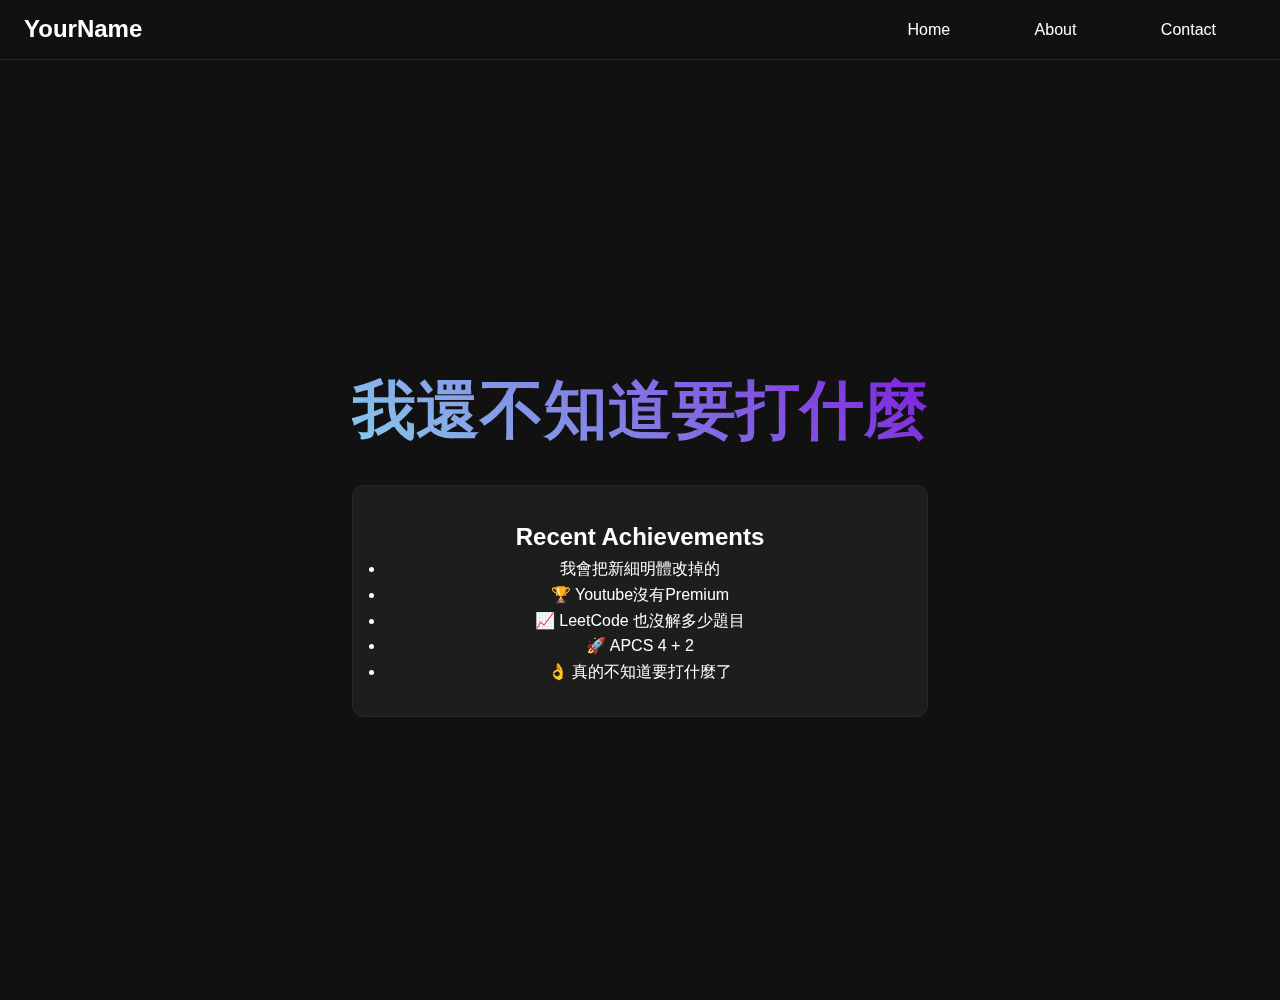
<file: index.html>
<!DOCTYPE html>
<html>
<head>
    <title>Minax</title>
    <link rel="stylesheet" href="style.css">
    <link rel="stylesheet" href="https://cdnjs.cloudflare.com/ajax/libs/font-awesome/6.0.0/css/all.min.css">
</head>
<body>
    <nav class="navbar">
        <a href="index.html" class="logo">YourName</a>
        <div class="nav-links">
            <a href="index.html" class="nav-link">Home</a>
            <a href="about.html" class="nav-link">About</a>
            <a href="contact.html" class="nav-link">Contact</a>
        </div>
    </nav>
    

    <main>
        <section class="hero">
            <div>
                <h1 class="gradient-text">我還不知道要打什麼</h1>
                <div class="card">
                    <h2>Recent Achievements</h2>
                    <ul>
                        <li>我會把新細明體改掉的</li>
                        <li>🏆 Youtube沒有Premium</li>
                        <li>📈 LeetCode 也沒解多少題目</li>
                        <li>🚀 APCS 4 + 2</li>
                        <li>👌 真的不知道要打什麼了</li>
                    </ul>
                </div>
            </div>
        </section>
    </main>

    <script src="script.js"></script>
</body>
</html>
</file>
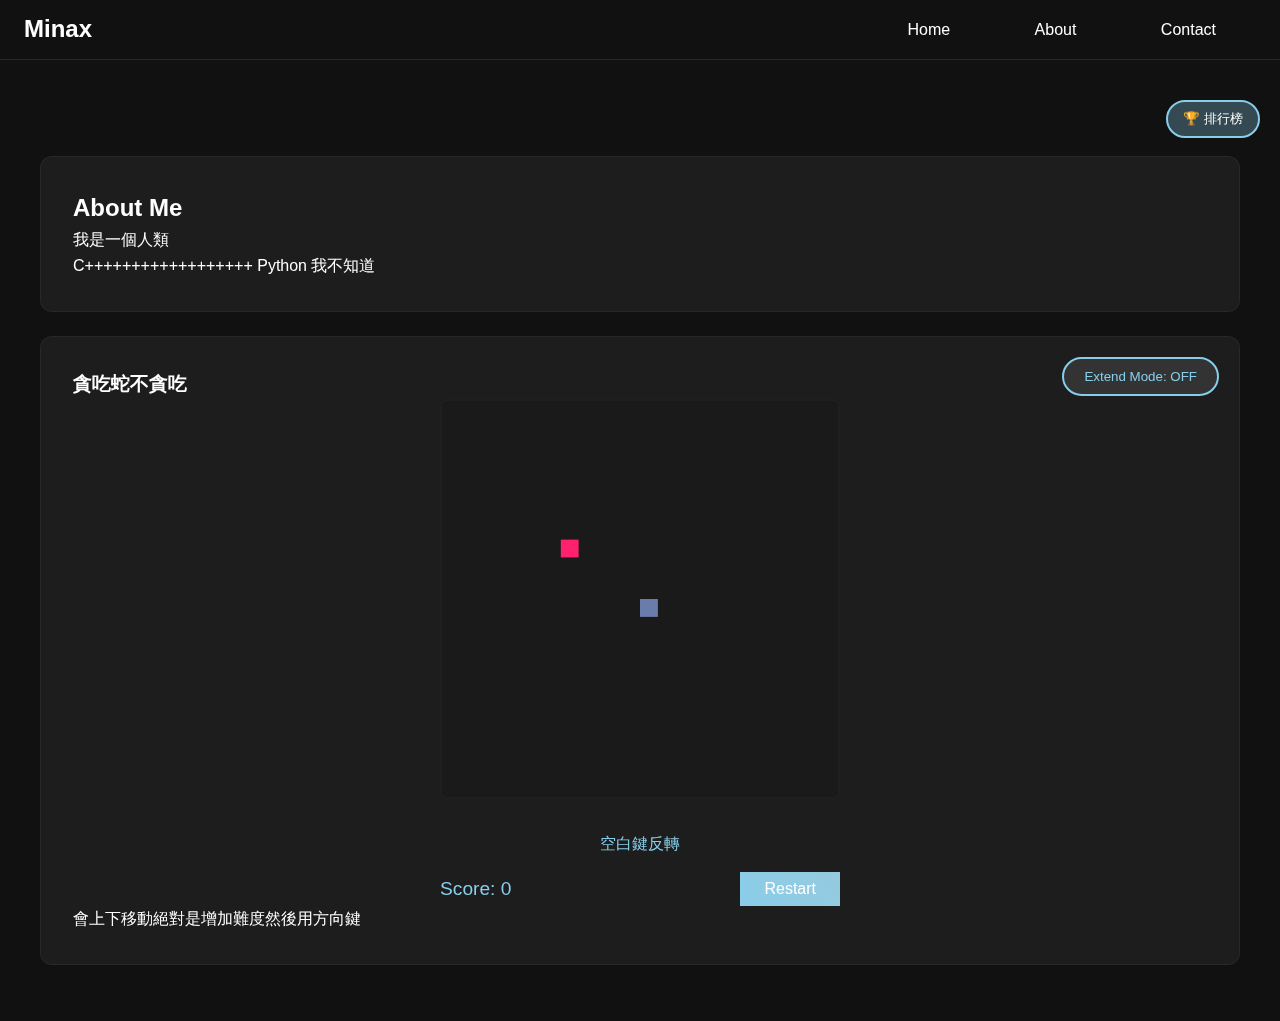
<file: about.html>
<!DOCTYPE html>
<html>
<head>
    <title>About - Minax</title>
    <meta name="viewport" content="width=device-width, initial-scale=1.0">
    <link rel="stylesheet" href="style.css">
    <link rel="stylesheet" href="https://cdnjs.cloudflare.com/ajax/libs/font-awesome/6.0.0/css/all.min.css">
</head>
<body>
    <nav class="navbar">
        <a href="/" class="logo">Minax</a>
        <div class="hamburger">☰</div>
        <div class="nav-links">
            <a href="/" class="nav-link">Home</a>
            <a href="about.html" class="nav-link active">About</a>
            <a href="contact.html" class="nav-link">Contact</a>
        </div>
    </nav>

    <main>
        <section class="container">
            <div class="card">
                <h2>About Me</h2>
                <p>我是一個人類</p>
                <div class="skills">
                    <span class="skill-tag">C++++++++++++++++++</span>
                    <span class="skill-tag">Python</span>
                    <span class="skill-tag">我不知道</span>
                </div>
            </div>

            <!-- Snake Game Container -->
            <div class="card game-container">
                <h3>貪吃蛇不貪吃</h3>
                <div class="game-wrapper">
                    <canvas id="gameCanvas" width="400" height="400"></canvas>
                    <p class="reverse-instruction">空白鍵反轉</p>
                    <div class="mobile-message">
                        手機按方向鍵紅色是反方向藍色是重新
                    </div>
                    <div class="game-controls">
                        <div id="score">Score: 0</div>
                        <button id="restartBtn" class="btn-primary btn-restart">Restart</button>
                    </div>
                    <div class="mobile-controls">
                        <button class="control-btn up" data-direction="up">↑</button>
                        <button class="control-btn restart" id="mobileRestartBtn">↻</button>
                        <button class="control-btn left" data-direction="left">←</button>
                        <button class="control-btn reverse" id="mobileReverseBtn">↺</button>
                        <button class="control-btn right" data-direction="right">→</button>
                        <button class="control-btn down" data-direction="down">↓</button>
                    </div>
                    <button id="extendModeBtn" class="mode-toggle">Extend Mode: OFF</button>
                </div>
                <p>會上下移動絕對是增加難度然後用方向鍵</p>
            </div>
            <div class="leaderboard">
                <button id="toggleLeaderboard">🏆 排行榜</button>
                <div class="scores-modal hidden">
                    <h3>最糕分</h3>
                    <ol id="highScores"></ol>
                </div>
            </div>
        </section>
    </main>

    <script src="script.js"></script>
</body>
</html>
</file>
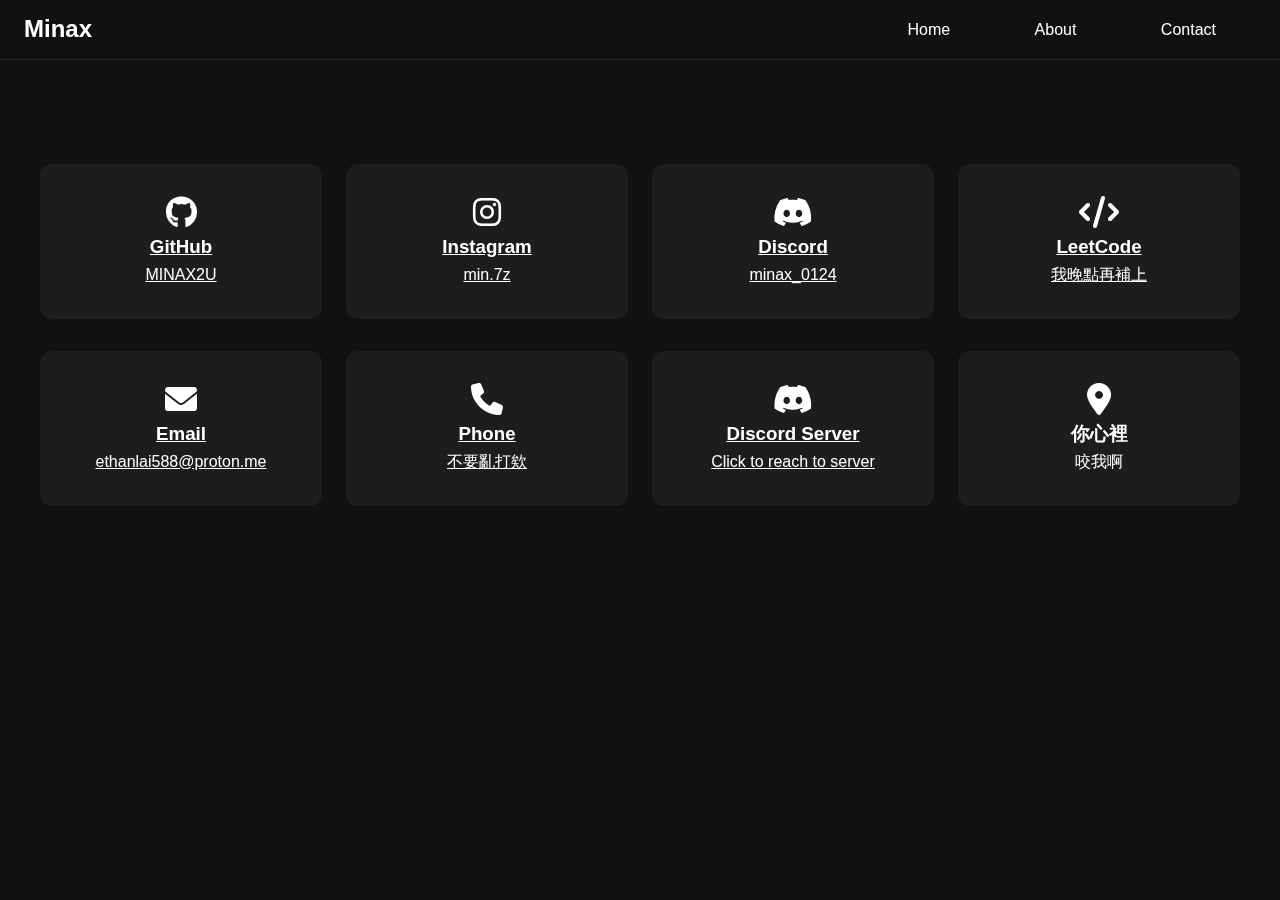
<file: contact.html>
<!DOCTYPE html>
<html>
<head>
    <title>Contact - Minax</title>
    <meta name="viewport" content="width=device-width, initial-scale=1.0">
    <link rel="stylesheet" href="style.css">
    <link rel="stylesheet" href="https://cdnjs.cloudflare.com/ajax/libs/font-awesome/6.0.0/css/all.min.css">
</head>
<body>
    <nav class="navbar">
        <a href="/" class="logo">Minax</a>
        <div class="hamburger">☰</div>
        <div class="nav-links">
            <a href="/" class="nav-link">Home</a>
            <a href="about.html" class="nav-link">About</a>
            <a href="contact.html" class="nav-link">Contact</a>
        </div>
    </nav>
    

    <main>
        <section class="container">
            <div class="social-grid">
                <a href="https://github.com/MINAX2U" class="social-card">
                    <i class="fab fa-github fa-2x"></i>
                    <h3>GitHub</h3>
                    <p>MINAX2U</p>
                </a>
                <a href="https://www.instagram.com/min.7z/?hl=en" class="social-card">
                    <i class="fab fa-instagram fa-2x"></i>
                    <h3>Instagram</h3>
                    <p>min.7z</p>
                </a>
                <a href="" class="social-card">
                    <i class="fab fa-discord fa-2x"></i>
                    <h3>Discord</h3>
                    <p>minax_0124</p>
                </a>
                <a href="" class="social-card">
                    <i class="fas fa-code fa-2x"></i>
                    <h3>LeetCode</h3>
                    <p>我晚點再補上</p>
                </a>
            </div>

            <div class="social-grid">
                <a href="mailto:ethanlai588@proton.me" class="social-card">
                    <i class="fas fa-envelope fa-2x"></i>
                    <h3>Email</h3>
                    <p>ethanlai588@proton.me</p>
                </a>
                <a href="/" class="social-card">
                    <i class="fas fa-phone fa-2x"></i>
                    <h3>Phone</h3>
                    <p>不要亂打欸</p>
                </a>
                <a href="https://discord.gg/9cYdJUjKqZ" class="social-card">
                    <i class="fab fa-discord fa-2x"></i>
                    <h3>Discord Server</h3>
                    <p>Click to reach to server</p>
                </a>
                <div class="social-card">
                    <i class="fas fa-map-marker-alt fa-2x"></i>
                    <h3>你心裡</h3>
                    <p>咬我啊</p>
                </div>
            </div>
        </section>
    </main>

    <script src="script.js"></script>
</body>
</html>
</file>
<file: style.css>
/* ========== Variables ========== */
:root {
    --primary: #87CEEB;
    --secondary: #7e1fdc;
    --background: #111;
    --text-primary: #fff;
    --glass: rgba(255, 255, 255, 0.05);
    --transition: all 0.3s cubic-bezier(0.4, 0, 0.2, 1);
    --snake-head: #6a7cac;
    --snake-body: #00f3ff;
}

/* ========== Base Styles ========== */
* {
    margin: 0;
    padding: 0;
    box-sizing: border-box;
    font-family: 'Segoe UI', sans-serif;
}

body {
    background: var(--background);
    color: var(--text-primary);
    line-height: 1.6;
    overflow-x: hidden;
}

main {
    padding-top: 100px;
    min-height: calc(100vh - 100px);
    opacity: 1;
    transform: translateY(0);
    transition: opacity 0.3s ease, transform 0.3s ease;
}

main.hidden {
    opacity: 0;
    transform: translateY(20px);
}

section {
    scroll-margin-top: 100px;
}

/* ========== Animations ========== */
@keyframes shine {
    0% {
        background-position: -100px;
    }

    100% {
        background-position: 200px;
    }
}

@keyframes gradientShift {
    0% {
        background-position: 0% 50%;
    }

    100% {
        background-position: 100% 50%;
    }
}

@keyframes buttonShine {

    0%,
    100% {
        background-position: 0% 50%;
    }

    50% {
        background-position: 100% 50%;
    }
}

@keyframes spin {
    to {
        transform: rotate(360deg);
    }
}

/* ========== Navbar & Navigation ========== */
.navbar {
    position: fixed;
    top: 0;
    width: 100%;
    height: 60px;
    padding: 0 1.5rem;
    backdrop-filter: blur(20px) saturate(180%);
    background: transparent !important;
    border-bottom: 1px solid rgba(255, 255, 255, 0.1);
    z-index: 1000;
    display: flex;
    justify-content: space-between;
    align-items: center;
    transition: background 0.3s ease;
}

.navbar.scrolled {
    background: rgba(17, 17, 17, 0.6) !important;
}

.logo {
    font-size: 1.5rem;
    font-weight: 700;
    color: var(--text-primary);
    text-decoration: none;
    transition: opacity 0.3s ease;
}

.logo:hover {
    opacity: 0.8;
}

.nav-links a {
    color: var(--text-primary);
    text-decoration: none;
    margin: 0 1.5rem;
    padding: 0.5rem 1rem;
    border-radius: 8px;
    transition: var(--transition);
}

.nav-links a:hover {
    background: var(--glass);
}

/* ========== Hero Section ========== */
.hero {
    min-height: 100vh;
    display: flex;
    align-items: center;
    justify-content: center;
    text-align: center;
    padding: 4rem 2rem;
}

.gradient-text {
    font-size: 4rem;
    margin-bottom: 1.5rem;
    background: linear-gradient(45deg, var(--primary), var(--secondary));
    -webkit-background-clip: text;
    background-clip: text;
    color: transparent;
    animation: gradientShift 8s infinite alternate;
}

/* ========== Cards & Containers ========== */
.container {
    max-width: 1200px;
    margin: 0 auto;
    padding: 2rem 0;
}

.card {
    background: var(--glass);
    backdrop-filter: blur(10px);
    border: 1px solid var(--glass);
    border-radius: 12px;
    padding: 2rem;
    margin: 1.5rem 0;
    transition: var(--transition);
    cursor: pointer;
}

.card:hover {
    transform: translateY(-5px);
    box-shadow: 0 8px 32px rgba(0, 112, 243, 0.1);
}

/* ========== Social Cards ========== */
.social-grid {
    display: grid;
    grid-template-columns: repeat(auto-fit, minmax(200px, 1fr));
    gap: 1.5rem;
    margin-top: 2rem;
}

.social-card {
    position: relative;
    overflow: hidden;
    border-radius: 12px;
    text-align: center;
    padding: 2rem;
    background: var(--glass);
    color: var(--text-primary);
    transition: var(--transition);
}

.social-card * {
    position: relative;
    z-index: 2;
}

.social-card::before {
    content: '';
    position: absolute;
    top: 0;
    left: -100%;
    width: 100%;
    height: 100%;
    background: linear-gradient(90deg, transparent, rgba(255, 255, 255, 0.2), transparent);
    transition: 0.5s;
    z-index: 1;
}

.social-card:hover::before {
    left: 100%;
}

.social-card:hover {
    background: rgba(255, 255, 255, 0.15);
    box-shadow: 0 0 30px rgba(255, 255, 255, 0.2);
}

/* ========== Loading Overlay ========== */
.loading-overlay {
    position: fixed;
    top: 0;
    left: 0;
    width: 100%;
    height: 100%;
    background: var(--background);
    z-index: 9999;
    display: none;
    justify-content: center;
    align-items: center;
}

.loading-spinner {
    width: 40px;
    height: 40px;
    border: 4px solid var(--primary);
    border-top-color: transparent;
    border-radius: 50%;
    animation: spin 1s linear infinite;
}

/* ========== Snake Game ========== */
.game-container {
    touch-action: none;
    overscroll-behavior: contain;
}

.game-wrapper {
    display: flex;
    flex-direction: column;
    align-items: center;
    gap: 1rem;
    position: relative;
}

#gameCanvas {
    border: 2px solid var(--glass);
    border-radius: 8px;
    background: rgba(0, 0, 0, 0.3);
}

.game-controls {
    display: flex;
    justify-content: space-between;
    align-items: center;
    width: 100%;
    max-width: 400px;
}

#score {
    font-size: 1.2rem;
    color: var(--primary);
}

.btn-primary {
    padding: 0.5rem 1.5rem;
    font-size: 1rem;
    background: transparent;
    transition: var(--transition);
}

.btn-restart {
    border: none;
    color: white;
    background: linear-gradient(45deg, #87CEEB, #9fc8d8);
    position: relative;
    overflow: hidden;
    background-size: 200% 200%;
    transition: transform 0.3s ease;
    animation: buttonShine 3s ease infinite;
}

.btn-restart::before {
    content: '';
    position: absolute;
    top: 0;
    left: -100%;
    width: 100%;
    height: 100%;
    background: linear-gradient(90deg, transparent, rgba(255, 255, 255, 0.4), transparent);
    transition: 0.5s;
}

.btn-restart:hover {
    transform: scale(1.05);
}

.btn-restart:hover::before {
    left: 100%;
}

/* ========== Hamburger Menu & Responsive Styles ========== */
.hamburger {
    display: none;
    cursor: pointer;
    font-size: 1.5rem;
    color: var(--text-primary);
    padding: 0.5rem;
}

/* Responsive breakpoints */
@media (max-width: 768px) {

    /* Navbar adjustments */
    .nav-links {
        position: fixed;
        top: 60px;
        right: -100%;
        width: 100%;
        height: calc(100vh - 60px);
        background: var(--background);
        display: flex;
        flex-direction: column;
        padding: 1rem;
        text-align: center;
        transition: right 0.3s ease;
    }

    .nav-links.active {
        right: 0;
    }

    .hamburger {
        display: block;
        order: 1;
    }

    .logo {
        order: -1;
    }

    /* Hero adjustments */
    .gradient-text {
        font-size: 2.5rem;
    }

    .hero {
        padding: 6rem 1rem 2rem;
    }

    /* Social Grid */
    .social-grid {
        grid-template-columns: 1fr;
    }

    .social-card {
        width: 100%;
    }

    /* Snake Game */
    #gameCanvas {
        max-width: 300px;
        width: 100%;
        height: auto;
    }

    .game-controls {
        flex-direction: column;
        gap: 1rem;
    }

    /* General Container & Card adjustments */
    .container {
        padding: 1rem;
    }

    .card {
        padding: 1rem;
    }
}

@media (max-width: 480px) {
    .gradient-text {
        font-size: 2rem;
    }

    .hero-subtitle {
        font-size: 1.2rem;
    }

    .skill-tag {
        font-size: 0.8rem;
    }
}
/* Update CSS */
.mobile-controls {
    display: none;
    grid-template-columns: repeat(3, 1fr);
    grid-template-rows: repeat(3, 1fr);
    gap: 10px;
    place-items: center;
    width: 300px;
    margin: 2rem auto;
}

.control-btn:active {
    transform: scale(0.9);
    transition: transform 0.1s ease;
}

.control-btn {
    width: 60px;
    height: 60px;
    border-radius: 50%;
    background: rgba(255, 255, 255, 0.1);
    border: 2px solid var(--primary);
    color: var(--primary);
    font-size: 24px;
    display: flex;
    align-items: center;
    justify-content: center;
}

/* Position elements */
.up { grid-area: 1 / 2; }
.left { grid-area: 2 / 1; }
.btn-restart { grid-area: 2 / 2; }
.right { grid-area: 2 / 3; }
.down { grid-area: 3 / 2; }

.mode-toggle {
    position: fixed;
    top: 20px;
    right: 20px;
    padding: 10px 20px;
    background: rgba(255, 255, 255, 0.1);
    border: 2px solid #87CEEB;
    color: #87CEEB;
    border-radius: 25px;
    cursor: pointer;
    z-index: 1000;
    transition: all 0.3s ease;
}

.mode-toggle.active {
    background: #87CEEB;
    color: #111;
}

/* Ensure mobile restart button is clickable */
#mobileRestartBtn {
    z-index: 100;
    position: relative;
    touch-action: manipulation;
}

/* Prevent button highlight on press */
.control-btn {
    -webkit-tap-highlight-color: transparent;
    user-select: none;
}

.btn-reverse {
    background: linear-gradient(45deg, #ff6b6b, #ff5252);
    color: white !important;
    border: none;
}

.mobile-controls {
    display: none;
    grid-template-columns: repeat(3, 1fr);
    grid-template-rows: repeat(3, 1fr);
    gap: 10px;
    width: 300px;
    margin: 20px auto;
}

.control-btn {
    width: 60px;
    height: 60px;
    border-radius: 50%;
    font-size: 24px;
    display: flex;
    align-items: center;
    justify-content: center;
    margin: 0 auto;
}

/* Position elements */
.up { grid-area: 1 / 2; }
.restart { grid-area: 1 / 3; }
.left { grid-area: 2 / 1; }
.reverse { grid-area: 2 / 2; }
.right { grid-area: 2 / 3; }
.down { grid-area: 3 / 2; }

/* Colors */
.restart {
    background: linear-gradient(45deg, #87CEEB, #9fc8d8);
    color: white;
}

.reverse {
    background: linear-gradient(45deg, #ff6b6b, #ff5252);
    color: white;
}

.mobile-message {
    display: none; /* Hidden by default */
    position: fixed;
    bottom: 0;
    left: 0;
    right: 0;
    background: rgba(0, 0, 0, 0.8);
    color: white;
    padding: 10px;
    text-align: center;
    z-index: 1000;
}

/* Leaderboard styles */
.leaderboard {
    position: fixed;
    right: 20px;
    z-index: 1000;
    top: 100px;
    bottom: 20px;
    overflow-y: auto;
}

.scores-modal {
    background: rgba(0, 0, 0, 0.9);
    border: 2px solid #87CEEB;
    border-radius: 10px;
    padding: 1rem;
    margin-top: 10px;
    max-width: 250px;
}

.scores-modal h3 {
    color: #87CEEB;
    margin-bottom: 0.5rem;
}

#highScores {
    color: white;
    list-style: decimal inside;
    padding: 0;
}

#toggleLeaderboard {
    background: rgba(135, 206, 235, 0.3);
    border: 2px solid #87CEEB;
    color: white;
    padding: 8px 15px;
    border-radius: 20px;
    cursor: pointer;
}

.hidden {
    display: none !important;
}

/* Show only on mobile devices */
@media (max-width: 768px) {
    .mobile-message {
        display: block;
    }
}

@media (max-width: 768px) {
    .mobile-controls {
        display: grid;
    }
}

/* Desktop-only reverse instruction */
@media (min-width: 769px) {
    .reverse-instruction {
        display: block;
        color: #87CEEB;
        text-align: center;
        margin-top: 1rem;
    }
}

/* Mobile styles */
@media (max-width: 768px) {
    .mobile-controls {
        display: grid;
    }
    
    #restartBtn {
        display: none;
    }
    
    .btn-restart {
        background: linear-gradient(45deg, #87CEEB, #9fc8d8);
        color: white;
        border: none;
        width: 70px;
        height: 70px;
    }
}
</file>
